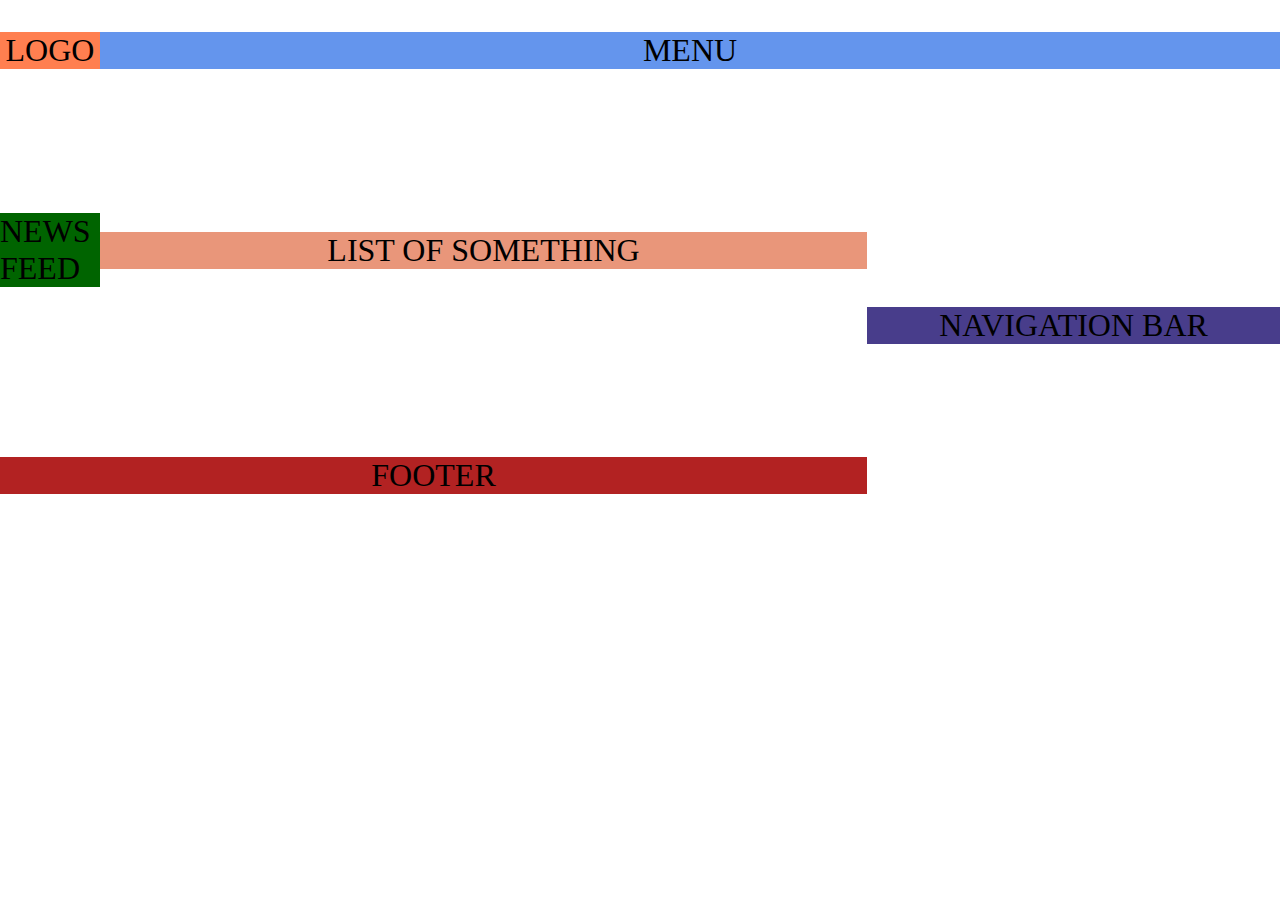
<file: Lesson5/index.html>
<!DOCTYPE html>
<html lang="en">
    <head>
        <meta charset="UTF-8">
        <meta name="viewport" content="width=device-width, initial-scale=1.0">
        <title>Simple Layout</title>
        <link rel="stylesheet" href="index.css">
    </head>
    <body>
        <div class="logo">LOGO</div>
        <div class="menu">MENU</div>
        <div class="news">NEWS FEED</div>
        <div class="list">LIST OF SOMETHING</div>
        <div class="nav">NAVIGATION BAR</div>
        <div class="footer">FOOTER</div>
    </body>
</html>
</file>
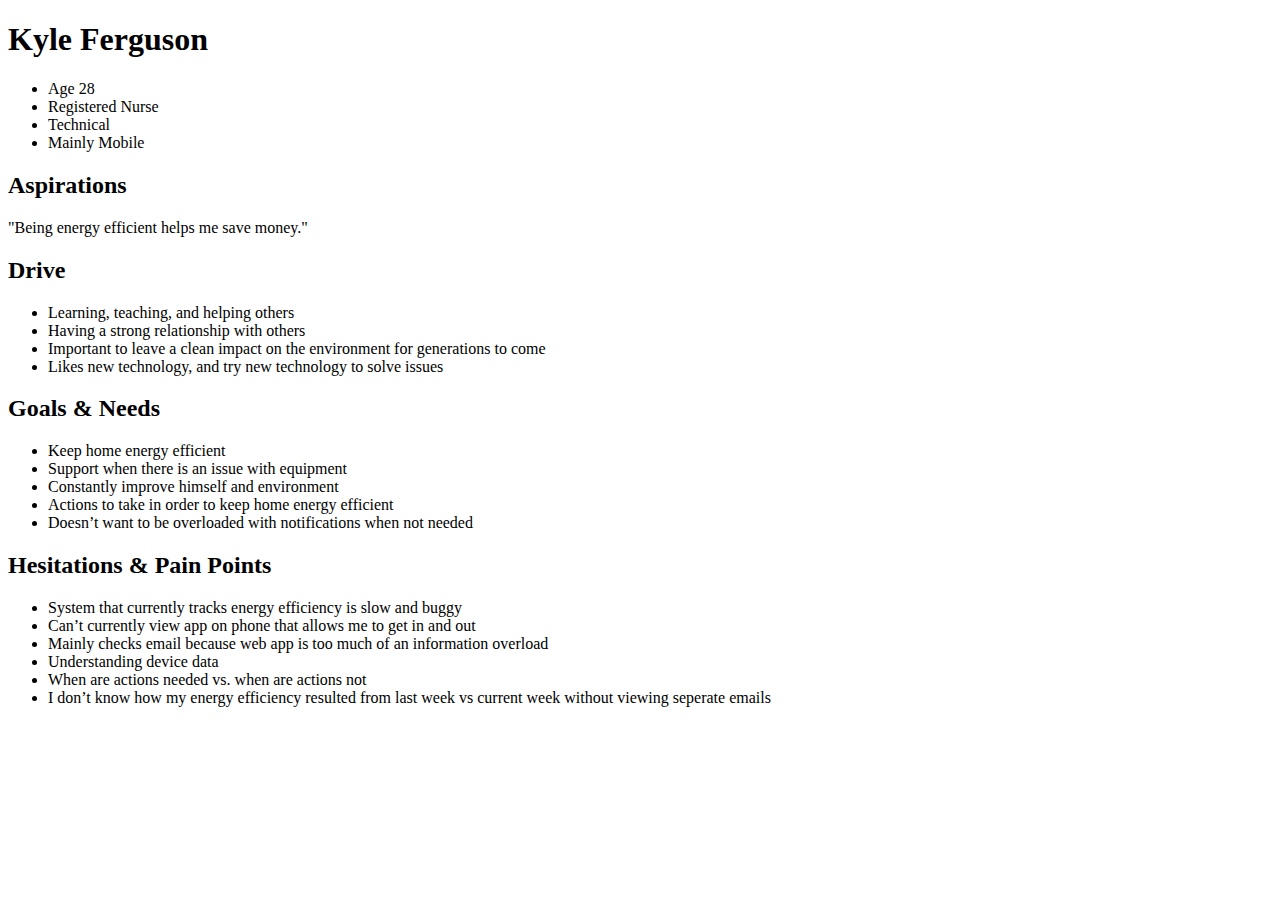
<file: Lesson 1 Persona.html>
<!DOCTYPE html>
<html lang="eng">
    <head>
        <meta charset="UTF-8">
        <meta http-equiv="X-UA-Compatible" content="IE=edge">
        <meta name="viewport" content="width=device-width; initial-scale=1.0">
        <title>Kyle Ferguson</title>
    </head>
    <body>
        <div>
            <h1>Kyle Ferguson</h1>
            <ul>
                <li>Age 28</li>
                <li>Registered Nurse</li>
                <li>Technical</li>
                <li>Mainly Mobile</li>
            </ul>
        </div>
        <div>
            <h2>Aspirations</h2>
            <p>"Being energy efficient helps me save money."</p>
        </div>
        <div>
            <h2>Drive</h2>
            <ul>
                <li>Learning, teaching, and helping others</li>
                <li>Having a strong relationship with others</li>
                <li>Important to leave a clean impact on the environment for generations to come</li>
                <li>Likes new technology, and try new technology to solve issues</li>
            </ul>
        </div>
        <div>
            <h2>Goals & Needs</h2>
            <ul>
                <li>Keep home energy efficient</li>
                <li>Support when there is an issue with equipment</li>
                <li>Constantly improve himself and environment</li>
                <li>Actions to take in order to keep home energy efficient</li>
                <li>Doesn’t want to be overloaded with notifications when not needed</li>
            </ul>
        </div>
        <div>
            <h2>Hesitations & Pain Points</h2>
            <ul>
                <li>System that currently tracks energy efficiency is slow and buggy</li>
                <li>Can’t currently view app on phone that allows me to get in and out</li>
                <li>Mainly checks email because web app is too much of an information overload</li>
                <li>Understanding device data</li>
                <li>When are actions needed vs. when are actions not</li>
                <li>I don’t know how my energy efficiency resulted from last week vs current week without viewing seperate emails</li>
            </ul>
        </div>
    </body>
</html>
</file>
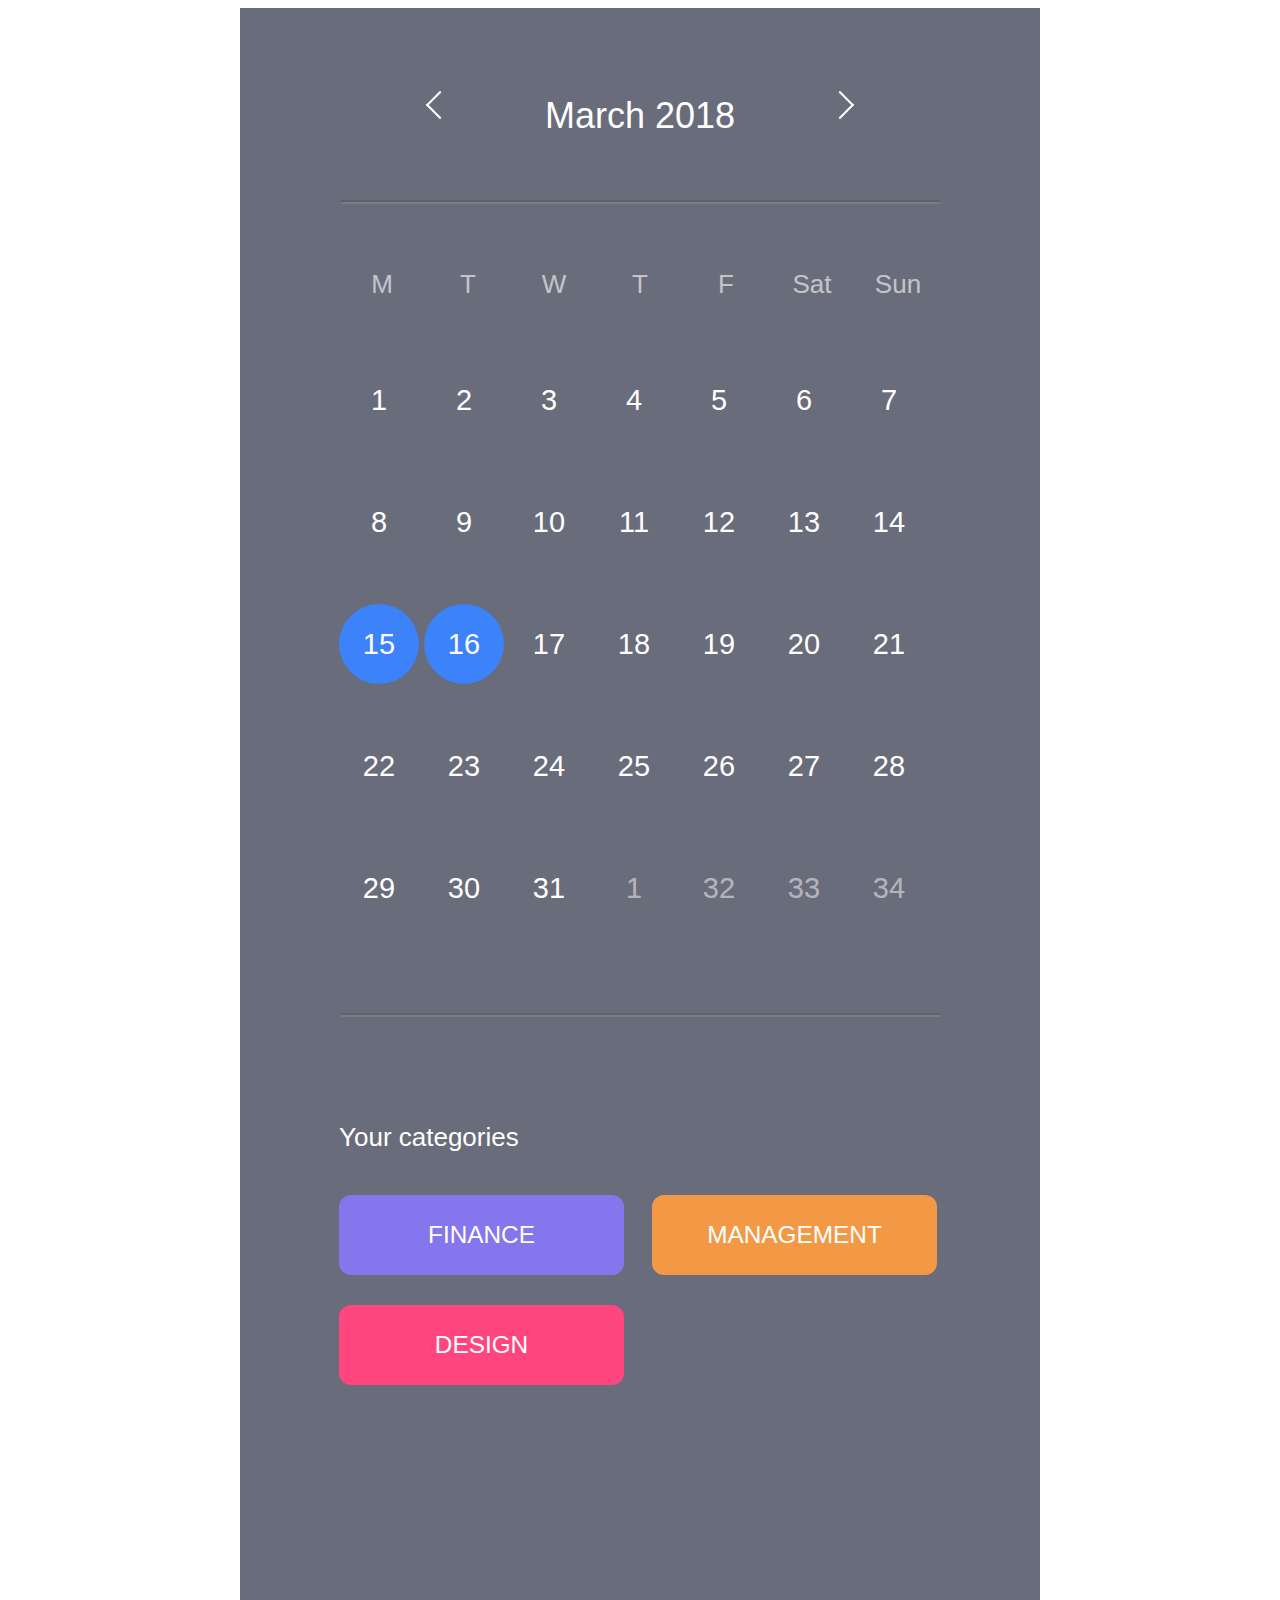
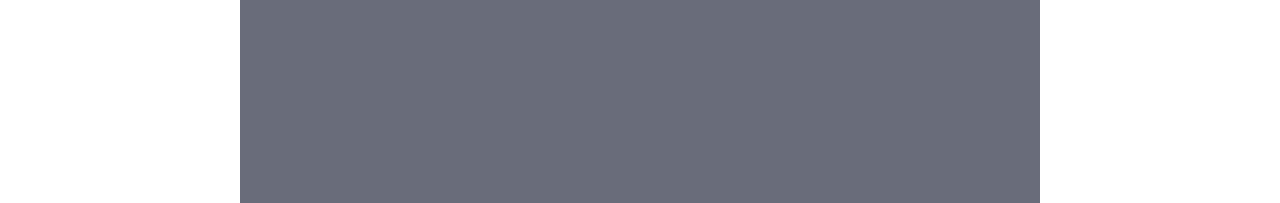
<file: Lesson3/Calendar.html>
<!DOCTYPE html>
<html lang="eng">
    <head>
        <meta charset="UTF-8">
        <meta http-equiv="X-UA-Compatible" content="IE=edge">
        <meta name="viewport" content="width=device-width; initial-scale=1.0">
        <title>Calendar</title>
        <link rel="stylesheet" href="style.css">
    </head>
    <body>
        <div class="calendar">
            <div class="calendar_head">  
                <div class="calendar_pointer_before"></div>
                <div class="calendar_data">
                    March 2018
                </div>
                <div class="calendar_pointer_after"></div>
            </div>
            <div class="calendar_separation">
                <div class="calendar_separator_black"></div>
                <div class="calendar_separator_whight"></div>
            </div>
            <div class="calendar_main">
                <ul class="calendar_main_title">
                    <li>M</li>
                    <li>T</li>
                    <li>W</li>
                    <li>T</li>
                    <li>F</li>
                    <li>Sat</li>
                    <li>Sun</li>
                </ul>
                <ol class="calendar_main_numbers">
                    <li></li>
                    <li></li>
                    <li></li>
                    <li></li>
                    <li></li>
                    <li></li>
                    <li></li>
                    <li></li>
                    <li></li>
                    <li></li>
                    <li></li>
                    <li></li>
                    <li></li>
                    <li></li>
                    <li></li>
                    <li></li>
                    <li></li>
                    <li></li>
                    <li></li>
                    <li></li>
                    <li></li>
                    <li></li>
                    <li></li>
                    <li></li>
                    <li></li>
                    <li></li>
                    <li></li>
                    <li></li>
                    <li></li>
                    <li></li>
                    <li></li>
                    <li></li>
                    <li></li>
                    <li></li>
                    <li></li>
                </ol>
            </div>
            <div class="calendar_separation">
                <div class="calendar_separator_black"></div>
                <div class="calendar_separator_whight"></div>
            </div>
            <div class="buttons">
                <div>Your categories</div>
                <div class="buttons_wrapper">
                    <button>FINANCE</button>
                    <button>MANAGEMENT</button>
                    <button>DESIGN</button>
                </div>
            </div>
        </div>
    </body>
</html>
</file>
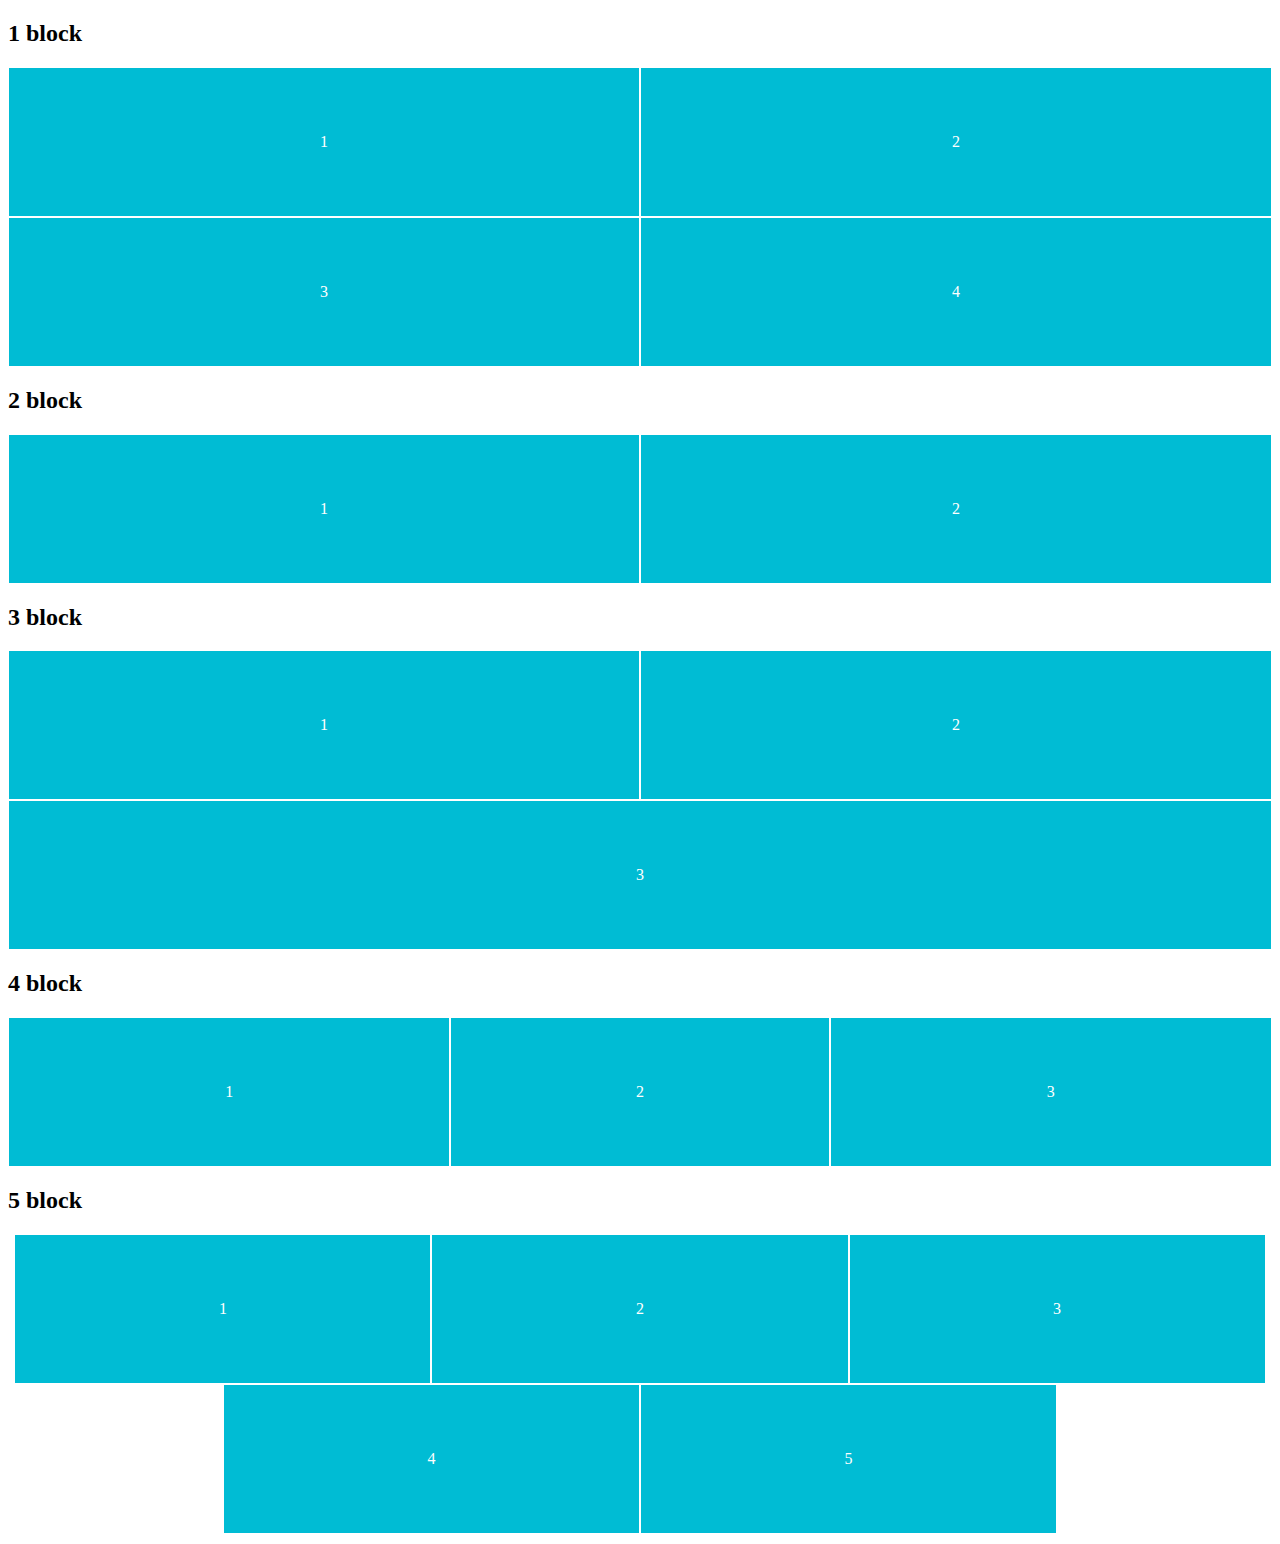
<file: Lesson4/media-queries-practice.html>
<!doctype html>
<html lang="en">
<head>
    <meta charset="UTF-8">
    <meta content="width=device-width, initial-scale=1.0"
          name="viewport">
    <meta content="ie=edge" http-equiv="X-UA-Compatible">
    <title>Media Queries Practice</title>
    <style>
        * {
            box-sizing: border-box;
        }

        .block {
            margin-bottom: 10px;
        }

        .block > div {
            background: #00BCD4;
            border: 1px solid #FFF;
            height: 150px;
            color: #FFF;
            display: block;
            width: 100%;
        }

        .inside {
            position: relative;
            height: 100%;
            overflow: hidden;
        }

        .text {
            position: absolute;
            transform: translate(-50%, -50%);
            left: 50%;
            top: 50%;
            z-index: 1;
        }
    </style>
    <link rel="stylesheet" href="style.css">
    <!-- <link rel="stylesheet" href="media.css" media="(max-width: 1200px)"> -->
</head>
<body>
<main>
    <h2>1 block</h2>
    <div class="first block">
        <div class="colored">
            <div class="inside">
                <div class="text">1</div>
            </div>
        </div>
        <div class="colored">
            <div class="inside">
                <div class="text">2</div>
            </div>
        </div>
        <div class="colored">
            <div class="inside">
                <div class="text">3</div>
            </div>
        </div>
        <div class="colored">
            <div class="inside">
                <div class="text">4</div>
            </div>
        </div>
    </div>

    <h2>2 block</h2>
    <div class="second block">
        <div class="colored">
            <div class="inside">
                <div class="text">1</div>
            </div>
        </div>
        <div class="colored">
            <div class="inside">
                <div class="text">2</div>
            </div>
        </div>
    </div>

    <h2>3 block</h2>
    <div class="third block">
        <div class="colored">
            <div class="inside">
                <div class="text">1</div>
            </div>
        </div>
        <div class="colored">
            <div class="inside">
                <div class="text">2</div>
            </div>
        </div>
        <div class="colored">
            <div class="inside">
                <div class="text">3</div>
            </div>
        </div>
    </div>

    <h2>4 block</h2>
    <div class="fourth block">
        <div class="colored">
            <div class="inside">
                <div class="text">1</div>
            </div>
        </div>
        <div class="colored">
            <div class="inside">
                <div class="text">2</div>
            </div>
        </div>
        <div class="colored">
            <div class="inside">
                <div class="text">3</div>
            </div>
        </div>
    </div>

    <h2>5 block</h2>
    <div class="fifth block">
        <div class="colored">
            <div class="inside">
                <div class="text">1</div>
            </div>
        </div>
        <div class="colored">
            <div class="inside">
                <div class="text">2</div>
            </div>
        </div>
        <div class="colored">
            <div class="inside">
                <div class="text">3</div>
            </div>
        </div>
        <div class="colored">
            <div class="inside">
                <div class="text">4</div>
            </div>
        </div>
        <div class="colored">
            <div class="inside">
                <div class="text">5</div>
            </div>
        </div>
    </div>
</main>

</body>
</html>
</file>
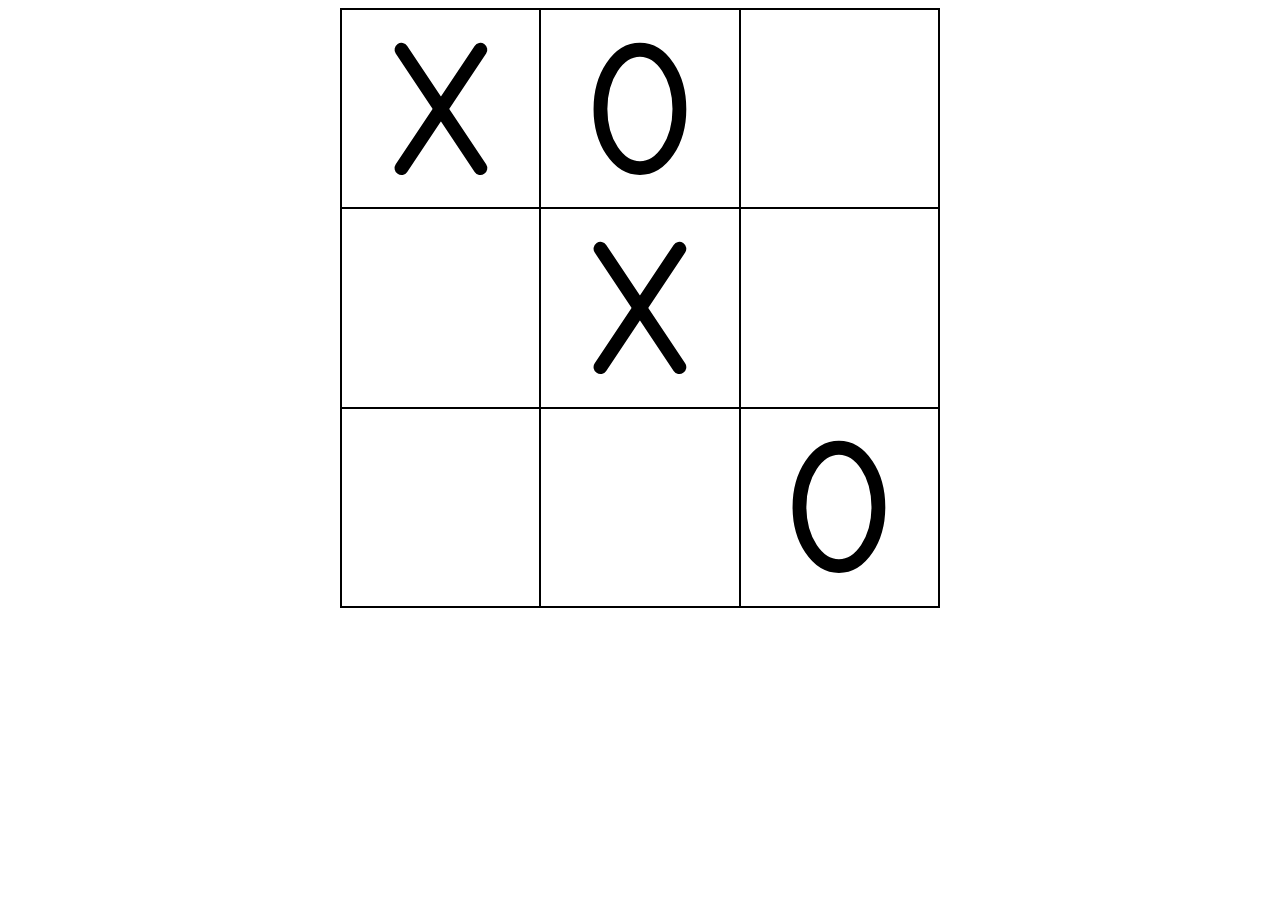
<file: Lesson9/cross.html>
<!doctype html>
<html lang="en">
<head>
    <meta charset="UTF-8">
    <meta content="width=device-width, initial-scale=1.0" name="viewport">
    <meta content="ie=edge" http-equiv="X-UA-Compatible">
    <script src="cross.js" defer></script>
    <link rel="stylesheet" href="cross.css">
    <title>Крестики-нолики</title>
</head>
<body>
    <div class="cross">
        <div class="cross__board">
            <div class="cross__board--row">
                <div class="cross__board-item" data-row="0" data-column="1">
                    <svg xlmns='http://www.w3.org/2000/svg' class="x cross__board-item-el" viewBox="0 0 80 80">
                        <line class="x__line1" x1="20" y1="10" x2="60" y2="70"/>
                        <line class="x__line2" x1="60" y1="10" x2="20" y2="70"/>
                    </svg>
                </div>
                <div class="cross__board-item">
                    <svg class="o cross__board-item-el" viewBox="0 0 80 80">
                        <ellipse cx="40" cy="40" rx="20" ry="30"/>
                    </svg>
                </div>
                <div class="cross__board-item"></div>
            </div>
            <div class="cross__board--row">
                <div class="cross__board-item"></div>
                <div class="cross__board-item"></div>
                <div class="cross__board-item"></div>
            </div>
            <div class="cross__board--row">
                <div class="cross__board-item"></div>
                <div class="cross__board-item"></div>
                <div class="cross__board-item"></div>
            </div>
        </div>
    </div>
</body>
</html>
</file>
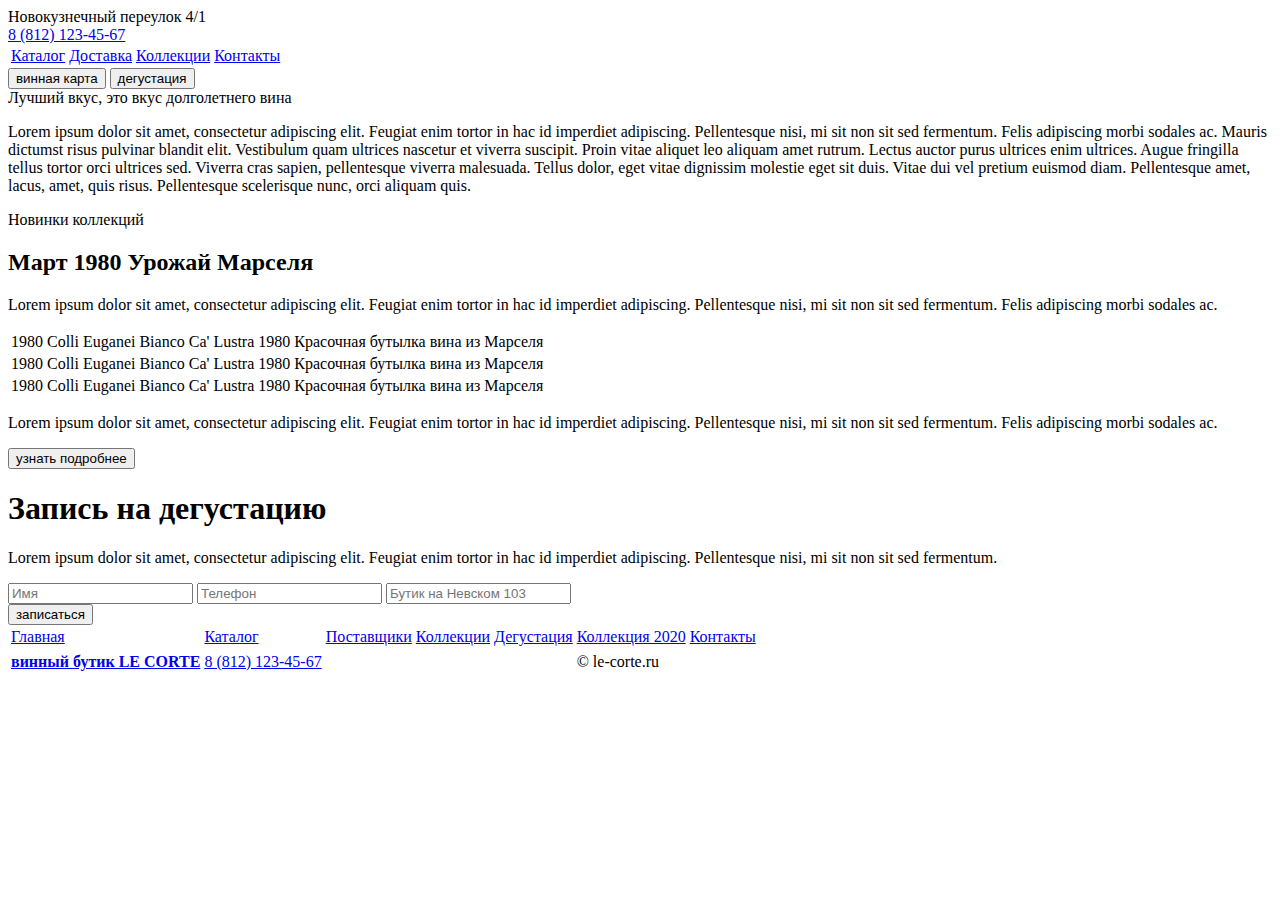
<file: Meeting1/LeCorte.html>
<!DOCTYPE html>
<html lang="ru">
    <head>
        <meta charset="UTF-8">
        <meta http-equiv="X-UA-Compatible" content="IE=edge">
        <meta name="viewport" content="width=device-width; initial-scale=1.0">
        <title>Le corte</title>
    </head>
    <body>
        <section class="header">
            <div class="header_address"> Новокузнечный переулок 4/1 </div>

            <a class="header_number" href="88121234567">
                8 (812) 123-45-67
            </a>
            
            <table class="header_navigation">
                <tr>
                    <td>
                        <a class="header_catalog" href="#">Каталог</a>
                    </td>
                    <td>
                        <a class="header_delivery" href="#">Доставка</a>
                    </td>
                    <td>
                        <a class="header_collections" href="#">Коллекции</a> 
                    </td>
                    <td>
                        <a class="header_contacts" href="#">Контакты</a> 
                    </td>
                </tr>
            </table>
            
            <div class="header_menus">
                <button class="header_vine">винная карта</button>
                <button class="header_degust">дегустация</button>
            </div>

        </section>
      
        <div>
            <span>Лучший вкус, это вкус долголетнего вина</span>
            <p>Lorem ipsum dolor sit amet, consectetur adipiscing elit. Feugiat enim tortor in hac id imperdiet adipiscing. Pellentesque nisi, mi sit non sit sed fermentum. Felis adipiscing morbi sodales ac. Mauris dictumst risus pulvinar blandit elit. Vestibulum quam ultrices nascetur et viverra suscipit. Proin vitae aliquet leo aliquam amet rutrum. Lectus auctor purus ultrices enim ultrices. Augue fringilla tellus tortor orci ultrices sed. Viverra cras sapien, pellentesque viverra malesuada. Tellus dolor, eget vitae dignissim molestie eget sit duis. Vitae dui vel pretium euismod diam. Pellentesque amet, lacus, amet, quis risus. Pellentesque scelerisque nunc, orci aliquam quis.</p>
        </div>
       
        <section>
            <span>Новинки коллекций</span>
            <h2>
                <span>Март 1980</span>
                <span>Урожай Марселя</span>
            </h2>
            <p>
                Lorem ipsum dolor sit amet, consectetur adipiscing elit. Feugiat enim tortor in hac id imperdiet adipiscing. Pellentesque nisi, mi sit non sit sed fermentum. Felis adipiscing morbi sodales ac. 
            </p>

            <table>
                <tr>
                    <td>1980</td>
                    <td>
                        <div>
                            <span>Colli Euganei Bianco Ca' Lustra 1980</span>
                            <span>Красочная бутылка вина из Марселя</span>
                        </div>
                    </td>
                </tr>
                <tr>
                    <td>1980</td>
                    <td>
                        <div>
                            <span>Colli Euganei Bianco Ca' Lustra 1980</span>
                            <span>Красочная бутылка вина из Марселя</span>
                        </div>
                    </td>
                </tr>
                <tr>
                    <td>1980</td>
                    <td>
                        <div>
                            <span>Colli Euganei Bianco Ca' Lustra 1980</span>
                            <span>Красочная бутылка вина из Марселя</span>
                        </div>
                    </td>
                </tr>
            </table>

            <p>
                Lorem ipsum dolor sit amet, consectetur adipiscing elit. Feugiat enim tortor in hac id imperdiet adipiscing. Pellentesque nisi, mi sit non sit sed fermentum. Felis adipiscing morbi sodales ac. 
            </p>

            <button class="details">
                узнать подробнее
            </button>

        </section>
        <section>
            <form>
                <h1>Запись на дегустацию</h1>
                <p>
                    Lorem ipsum dolor sit amet, consectetur adipiscing elit. Feugiat enim tortor in hac id imperdiet adipiscing. Pellentesque nisi, mi sit non sit sed fermentum. 
                </p>
                <div>
                    <label>
                        <input
                            autocomplete="name"
                            required
                            type="text"
                            name="name"
                            placeholder="Имя"/>
                    </label>
                    <label>
                        <input
                            autocomplete="tel"
                            required
                            type="tel"
                            name="phone"
                            placeholder="Телефон"/>
                    </label>
                    <label>
                        <input
                            autocomplete="street-address"
                            required
                            type="text"
                            name="street-address"
                            placeholder="Бутик на Невском 103"/>
                    </label>
                    <div>
                        <button type="submit">
                            записаться
                        </button>
                    </div>
                </div>
            </form>
        </section>
        <section class="footer">
            <table>
                <tr>
                    <td>
                        <a href="#">Главная</a>
                    </td>
                    <td>
                        <a href="#">Каталог</a>
                    </td>
                    <td>
                        <a href="#">Поставщики</a>
                    </td>
                    <td>
                        <a href="#">Коллекции</a>
                    </td>
                    <td>
                        <a href="#">Дегустация</a>
                    </td>
                    <td>
                        <a href="#">Коллекция 2020</a>
                    </td>
                    <td>
                        <a href="#">Контакты</a>
                    </td>
                </tr>
                <tr>
                    <td>
                        <a class="footer_mainsite" href="#"><strong>винный бутик LE CORTE</strong></a>
                    </td>
                    <td>
                        <a class="footer_number" href="88121234567">
                            8 (812) 123-45-67
                        </a>
                    </td>
                    <td>
                        <a class="footer__youtube" href="/" aria-label="LeCorte">
                            <img class="footer_youtube-img" src="images/YouTube.svg" alt="">
                        </a>
                    </td>
                    <td>
                        <a class="footer__vk" href="/" aria-label="LeCorte">
                            <img class="footer_vk-img" src="images/VK.svg" alt="">
                        </a>
                    </td>
                    <td>
                        <a class="footer__facebook" href="/" aria-label="LeCorte">
                            <img class="footer_facebook-img" src="images/Facebook.svg" alt="">
                        </a>
                    </td>
                    <td>
                        <div>
                            © le-corte.ru
                        </div>
                    </td>
                </tr>
            </table>
        </section>
    </body>
</html>
</file>
<file: Lesson5/index.css>
body {
    display: grid;
    justify-content: center;
    align-items: center;

    font-size: 2em;
    margin: 0px;
    min-height: 100vh;

    grid-template: 100px 300px 150px / 100px 65fr 35fr;
    grid-template-areas: 
        "logo menu menu"
        "news list nav"
        "footer footer nav";
}

.logo, .menu, .news, .list, .nav, .footer {
    display:flex;
    align-items:center;
    justify-content: center;

}

.logo{
    background: coral;
    grid-area: logo;
}

.menu {
    background: cornflowerblue;
    grid-area: menu;
}

.news {
    background: darkgreen;
    grid-area: news;
}

.list {
    background: darksalmon;
    grid-area: list;
}

.nav {
    background: darkslateblue;
    grid-area: nav;
}

.footer {
    background: firebrick;
    grid-area: footer;
}
</file>
<file: Lesson3/style.css>
:root {
    font-size: 29px;
    font-family: 'Roboto', sans-serif;
}
body {
    display: flex;
    flex-direction: row;
    justify-content: center;
    
}

.calendar {
    position: absolute;
    width: 800px;
    height: 1795px;
    background: rgba(42, 46, 65, 0.7);
}

.calendar_head {
    display: flex;
    flex-direction: row;
    justify-content: space-around;
    margin-top: 87px;
}

.calendar_pointer_before {
    border: 2px;
    border-left-style: solid;
    border-bottom-style: solid;
    width: 18px;
    height: 18px;
    border-color: #FFF;
    transform: rotate(45deg);
}

.calendar_data {
    position: absolute;
    width: 320px;
    height: 43px;

    font-style: normal;
    font-weight: 500;
    font-size: 36px;
    line-height: 42px;

    text-align: center;

    color: #FFFFFF;
}

.calendar_pointer_after {
    border: 2px;
    border-top-style: solid;
    border-right-style: solid;
    width: 18px;
    height: 18px;
    border-color: #FFF;
    transform: rotate(45deg);
}

.calendar_separation {
    display: flex;
    flex-direction: column;
    align-items: center;
    opacity: 10%;
    margin-top: 85px;
}

.calendar_separator_black {
    width: 599px;
    height: 2px;
    background-color: rgba(0, 0, 0, 1);
}

.calendar_separator_whight {
    width: 599px;
    height: 2px;
    background-color: rgba(255,255,255,1);
}

.calendar_main_title{
    display: flex;
    flex-direction: row;
    margin: 65px 102px 0 99px;
    padding: 0;
}

.calendar_main_title li{
    color: white;
    opacity: 60.16%;
    font-size: 0.8966rem;
    text-align: center;
    list-style-type: none;
    flex:0 0 86px;
}

.calendar_main_numbers {
    display: flex;
    flex-wrap: wrap;
    flex-direction: row;
    margin: 60px 102px 0 99px;
    padding: 0;
    list-style-position: inside;
    list-style-type: none;
    row-gap: 42px;
    column-gap: 5px;
    counter-reset: calendar_num;
}

.calendar_main_numbers li {
    display:flex;
    justify-content: center;
    color:white;
    width: 80px;
    height: 80px;
    flex-basis: 80px;
    }

.calendar_main_numbers ::before{
    display: flex;
    align-items: center;
    counter-increment: calendar_num;
    content: counter(calendar_num) " ";
    }

.calendar_main_numbers :nth-child(32n){
    counter-reset: calendar_num -1;
    counter-increment: calendar_num;
    content: counter(calendar_num) " ";
    }

.calendar_main_numbers :nth-child(n+32){
    opacity: 49.63%;
}

.calendar_main_numbers :nth-child(15){
    border-radius: 40px;
    background:#3C82F9;
}
.calendar_main_numbers :nth-child(16){
    border-radius: 40px;
    background:#3C82F9;
}

.buttons {
    display: flex;
    flex-direction: column;
    margin: 105px 0 0 99px;
    font-size: 0.8966rem;
    color:white
}

.buttons_wrapper {
    display: flex;
    flex-wrap: wrap;
    gap: 30px 28px;
    margin: 42px 0 0 0;
}

.buttons button {
    width: 285px;
    height: 80px;
    font-size: 0.84rem;
    border: none;
    border-radius: 12px;
    color:white;
}

.buttons button:nth-child(1){
    background-color:#8576ED
}

.buttons button:nth-child(2){
    background-color:#F39946
}

.buttons button:nth-child(3){
    background-color:#FF467E
}
</file>
<file: Lesson4/style.css>
.first {
    display: flex;
    flex-wrap: wrap;
}

.first .colored {
    flex: 0 0 50%;
}

.second {
    display: flex;
}

.second .colored {
    flex: 0 0 50%;
}

.third, .fourth, .fifth {
    display: block;
}

@media (min-width: 768px){
   .fourth {
        display: flex;
        flex-wrap: wrap;
   } 

   .fourth .colored {
        flex: 0 0 50%;
   }

   .fourth .colored:last-child {
        flex: 0 0 100%;
   }

   .fifth {
        display: flex;
        flex-wrap: wrap;
    }  

    .fifth .colored {
        flex: 0 0 50%;
    }

    .fifth .colored:last-child {
        flex: 0 0 100%;
    }

}

@media (min-width: 960px){
    .third{
        display: flex;
    }

    .fourth {
        flex-wrap: nowrap;
    }

    .fourth .colored.colored {
        flex: 0 0 35%;
   }

   .fourth .colored:nth-child(2) {
        flex: 0 0 30%;
   }

}

@media (min-width: 1200px){
    .third{
        flex-wrap: wrap;
    }

    .third .colored{
        flex: 0 0 50%;
    }

    .third .colored:last-child{
        flex: 0 0 100%;
    }

    .fifth{
        justify-content: center;
    }

    .fifth .colored{
        flex: 0 0 33%;
    }

    .fifth .colored.colored:last-child {
        flex: 0 0 33%;
    }
}

@media (min-width: 1800px){
    .first .colored{
        flex-basis: 25%;
    }

    .third .colored.colored{
        flex: 0 0 25%;
    }

    .fourth .colored.colored{
        flex: 0 0 25%;
    }

    .fourth .colored:last-child{
        flex: 0 0 50%;
    }

    .fifth .colored.colored.colored{
        flex: 0 0 20%;
    }
}
</file>
<file: Lesson9/cross.css>
.cross__board {
    position: relative;

    display: flex;
    flex-direction: column;

    max-width: 600px;
    width: 100%;
    border: 1px solid black;

    margin: 0 auto;

    box-sizing: border-box;
}

.cross__board--row {
    display: flex;
    flex-direction: row;

    width: 100%;

    box-sizing: border-box;
}

.cross__board-item {
    position: relative;
    flex: 1 0 33%;

    padding-top: 33%;
    height: 0;

    border: 1px solid black;

    box-sizing: border-box;
}

.x, .o {
    stroke: black;
    stroke-width: 7;
    stroke-linecap: round;
}

.o {
    fill: none;
    stroke-dasharray: 200;

    animation: a-o 2s linear 0s 1 normal backwards;
}

.x__line1,
.x__line2 {
    animation: a-x 1s linear 0s 1 normal backwards;
    stroke-dasharray: 73;
}

.x__line2 {
    animation-delay: 1s;
}

@keyframes a-x {
    from {
        stroke-dashoffset: 73;
    }
    to {
        stroke-dashoffset: 0;
    }
}

@keyframes a-o {
    from {
        stroke-dashoffset: 200;
    }

    to {
        stroke-dashoffset: 0;
    }
}

.cross__board-item-el {
    position: absolute;

    width: 80%;
    height: 80%;

    top: 10%;
    left: 10%;
}

.cross__board-item:hover {
    background-color: rgba(155, 224, 250, 0.16);
    cursor: pointer;
}

.cross__finish-line {
    position: absolute;
    width: 100%;
    height: 15px;

    stroke: #000;
    stroke-width: 15px;
    stroke-linecap: round;

    transform-origin: 0 0;
    transform: translateY(-50%);
}

.cross__finish-line--row.cross__finish-line--0 {
    top: 16.67%;
    left: 0;
}

.cross__finish-line--row.cross__finish-line--1 {
    top: 50%;
    left: 0;
}

.cross__finish-line--row.cross__finish-line--2 {
    top: 83.33%;
    left: 0;
}

.cross__finish-line--column {
    transform: rotate(90deg) translateY(-50%);
}

.cross__finish-line--column.cross__finish-line--0 {
    left: 16.67%;
    top: 0;
}

.cross__finish-line--column.cross__finish-line--1 {
    left: 50%;
    top: 0;
}

.cross__finish-line--column.cross__finish-line--2 {
    left: 83.33%;
    top: 0;
}

.cross__finish-line--diagonal.cross__finish-line--0 {
    transform: rotate(45deg) translateY(-50%) scaleX(1.4);
}

.cross__finish-line--diagonal.cross__finish-line--1 {
    transform-origin: 100% 0;
    transform: rotate(-45deg) translateY(-50%) scaleX(1.4);
}

.cross__finish-line {
    stroke-dasharray: 134%;

    animation: finish-line 2s linear 2s 1 normal backwards;
}

@keyframes finish-line {
    from {
        stroke-dashoffset: 134%;
    }
    to {
        stroke-dashoffset: 0;
    }
}
</file>
